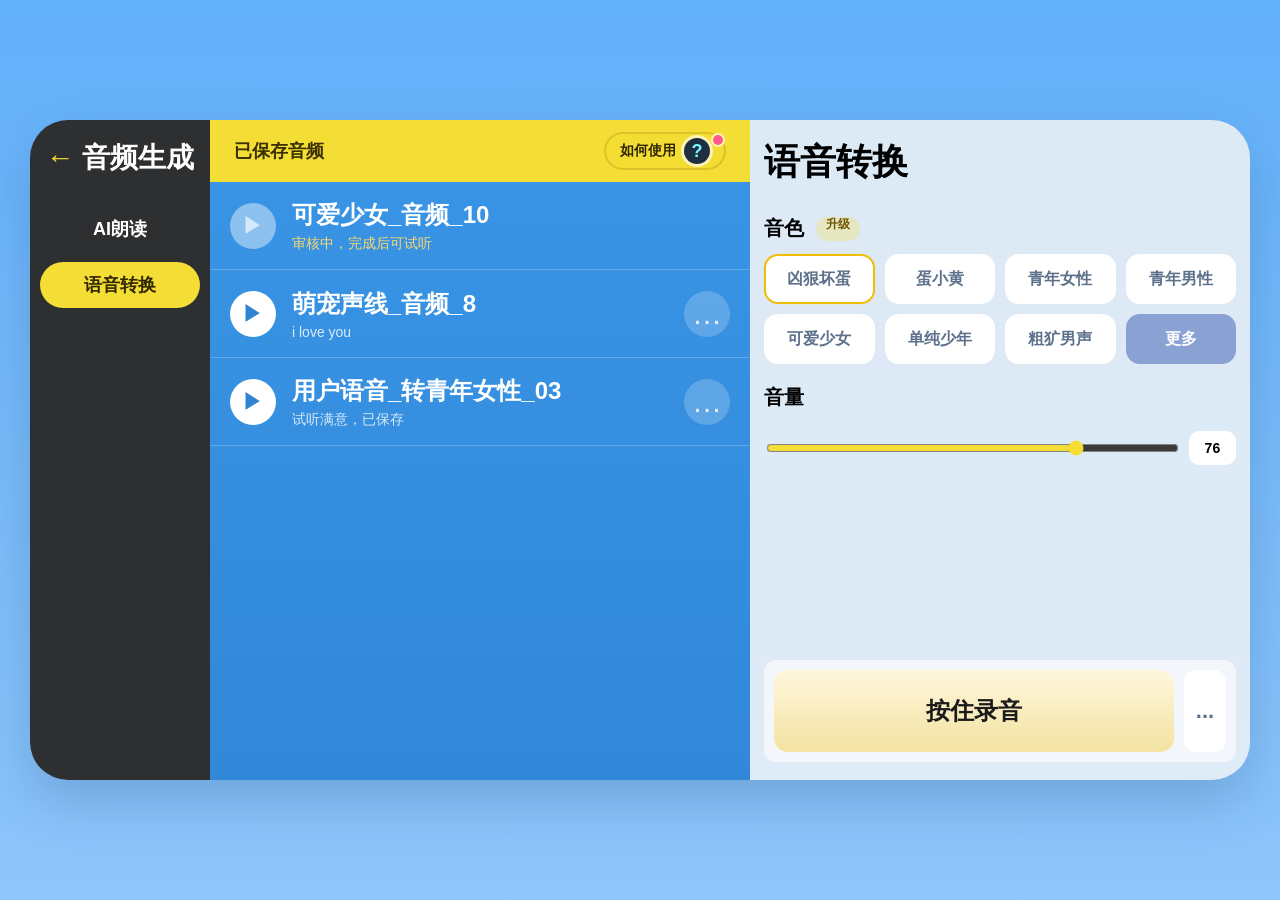
<file: index.html>
<!doctype html>
<html lang="zh-CN">
<head>
  <meta charset="UTF-8">
  <meta name="viewport" content="width=device-width, initial-scale=1.0">
  <title>语音转换原型</title>
  <link rel="icon" href="data:,">
  <link rel="stylesheet" href="./styles.css">
</head>
<body>
  <div class="app" id="app">
    <aside class="sidebar">
      <div class="side-head">
        <button class="back-btn" aria-label="返回">←</button>
        <h1 class="side-title" id="sideTitle"></h1>
      </div>
      <div class="side-tabs">
        <button class="tab-btn" id="tabRead"></button>
        <button class="tab-btn active" id="tabConvert"></button>
      </div>
    </aside>

    <section class="saved-panel">
      <header class="saved-header">
        <span id="savedHeaderTitle"></span>
        <div id="savedHeaderAction"></div>
      </header>
      <div class="saved-list" id="savedList"></div>
    </section>

    <main class="main-panel">
      <section id="readPanel" class="panel" hidden></section>
      <section id="inputPanel" class="panel"></section>
      <section id="resultPanel" class="panel result" hidden></section>
    </main>
  </div>

  <div id="overlayRoot"></div>

  <script src="./app.js"></script>
</body>
</html>
</file>
<file: styles.css>
:root {
  --bg-start: #62b0fa;
  --bg-end: #8fc6fb;
  --sidebar: #2d2f31;
  --yellow: #f4dd34;
  --saved-top: #3a95e6;
  --saved-bottom: #3188d8;
  --right-bg: rgba(230, 239, 246, 0.92);
  --btn-blue: #8aa1d3;
}

* {
  box-sizing: border-box;
}

[hidden] {
  display: none !important;
}

body {
  margin: 0;
  min-height: 100vh;
  padding: 18px;
  display: flex;
  align-items: center;
  justify-content: center;
  font-family: "Microsoft YaHei UI", "PingFang SC", sans-serif;
  background: linear-gradient(180deg, var(--bg-start) 0%, var(--bg-end) 100%);
}

.app {
  width: min(1220px, 97vw);
  height: min(660px, 93vh);
  min-height: 560px;
  display: flex;
  border-radius: 38px;
  overflow: hidden;
  box-shadow: 0 22px 54px rgba(23, 73, 122, 0.24);
}

.sidebar {
  width: 180px;
  padding: 14px 10px;
  background: var(--sidebar);
  color: #fff;
  display: flex;
  flex-direction: column;
  flex-shrink: 0;
}

.side-head {
  display: flex;
  align-items: center;
  gap: 8px;
  min-height: 48px;
}

.back-btn {
  width: 34px;
  height: 34px;
  border: 0;
  border-radius: 50%;
  background: transparent;
  color: var(--yellow);
  font-size: 28px;
  font-weight: 800;
  line-height: 1;
  cursor: pointer;
}

.side-title {
  margin: 0;
  white-space: nowrap;
  font-size: 28px;
  line-height: 1;
  font-weight: 800;
}

.side-tabs {
  margin-top: 24px;
  display: flex;
  flex-direction: column;
  gap: 10px;
}

.tab-btn {
  height: 46px;
  border: 0;
  border-radius: 27px;
  font-size: 18px;
  font-weight: 800;
  background: transparent;
  color: #fff;
  cursor: pointer;
}

.tab-btn.active {
  background: var(--yellow);
  color: #332900;
}

.saved-panel {
  width: 540px;
  background: linear-gradient(180deg, var(--saved-top) 0%, var(--saved-bottom) 100%);
  color: #fff;
  display: flex;
  flex-direction: column;
}

.saved-header {
  height: 62px;
  display: flex;
  align-items: center;
  justify-content: space-between;
  padding: 0 24px;
  font-size: 18px;
  font-weight: 800;
  color: #3a3000;
  background: var(--yellow);
}

#savedHeaderAction {
  display: flex;
  align-items: center;
}

.help-chip {
  position: relative;
  display: inline-flex;
  align-items: center;
  gap: 8px;
  min-height: 38px;
  padding: 0 16px;
  border: 0;
  border-radius: 19px;
  background: rgba(244, 221, 52, 0.9);
  color: #2d2500;
  box-shadow: inset 0 0 0 2px rgba(126, 96, 0, 0.22);
  font-size: 14px;
  font-weight: 800;
  cursor: pointer;
}

.help-chip-icon {
  width: 26px;
  height: 26px;
  border-radius: 50%;
  display: inline-flex;
  align-items: center;
  justify-content: center;
  background: #1d2f41;
  color: #7ff6ff;
  font-size: 18px;
  line-height: 1;
  box-shadow: 0 0 0 3px rgba(255, 255, 255, 0.65);
}

.help-chip-dot {
  position: absolute;
  top: 3px;
  right: 3px;
  width: 10px;
  height: 10px;
  border-radius: 50%;
  background: #ff5a8a;
  box-shadow: 0 0 0 2px #fff7af;
}

.saved-list {
  flex: 1;
  overflow-y: auto;
}

.saved-item {
  min-height: 88px;
  padding: 12px 20px;
  display: flex;
  align-items: center;
  gap: 16px;
  border-bottom: 1px solid rgba(255, 255, 255, 0.22);
}

.play-btn {
  width: 46px;
  height: 46px;
  border: 0;
  border-radius: 50%;
  background: #fff;
  color: #2e83d2;
  font-size: 22px;
  cursor: pointer;
  flex-shrink: 0;
}

.play-btn.disabled {
  background: rgba(255, 255, 255, 0.42);
  color: rgba(230, 242, 255, 0.8);
  cursor: not-allowed;
}

.saved-text {
  min-width: 0;
  flex: 1;
}

.saved-title {
  margin: 0;
  font-size: 24px;
  font-weight: 800;
  white-space: nowrap;
  overflow: hidden;
  text-overflow: ellipsis;
}

.saved-sub {
  margin: 4px 0 0;
  font-size: 14px;
  opacity: 0.82;
  white-space: nowrap;
  overflow: hidden;
  text-overflow: ellipsis;
}

.saved-sub.reviewing {
  color: #ffd86c;
  opacity: 1;
}

.saved-body {
  margin: 10px 0 0;
  padding-bottom: 14px;
  border-bottom: 1px dashed rgba(255, 255, 255, 0.35);
  font-size: 15px;
  line-height: 1.45;
  color: rgba(240, 248, 255, 0.95);
}

.more-btn {
  width: 46px;
  height: 46px;
  border: 0;
  border-radius: 50%;
  background: rgba(255, 255, 255, 0.2);
  color: #e6f2ff;
  font-size: 30px;
  line-height: 1;
  cursor: pointer;
  flex-shrink: 0;
}

.main-panel {
  flex: 1;
  background: var(--right-bg);
  overflow: hidden;
}

.panel {
  height: 100%;
  padding: 16px;
  overflow: auto;
}

.panel:not(.read-panel-shell) {
  padding: 18px 14px 16px;
}

.convert-input-shell {
  height: 100%;
  display: flex;
  flex-direction: column;
  gap: 8px;
}

.convert-input-top {
  flex: 1;
}

.convert-input-bottom {
  margin-top: auto;
  padding-bottom: 2px;
}

.panel.read-panel-shell {
  padding: 0;
  overflow: hidden;
}

.read-shell {
  height: 100%;
  display: flex;
  flex-direction: column;
  gap: 12px;
  padding: 16px 14px 12px;
}

.read-scroll {
  flex: 1;
  overflow: auto;
  padding-right: 4px;
  padding-bottom: 8px;
}

.result-shell {
  height: 100%;
  display: flex;
  flex-direction: column;
  gap: 12px;
}

.result-scroll {
  flex: 1;
  overflow: auto;
  padding-right: 4px;
  padding-bottom: 8px;
}

.read-actions {
  flex-shrink: 0;
  display: flex;
  width: 100%;
  gap: 12px;
  justify-content: stretch;
  padding: 14px 4px 6px;
  background: linear-gradient(180deg, rgba(230, 239, 246, 0) 0%, rgba(230, 239, 246, 0.92) 32%);
}

.primary-read-btn,
.secondary-read-btn {
  flex: 1;
  min-width: 0;
  min-height: 50px;
  border: 0;
  border-radius: 24px;
  font-size: 18px;
  font-weight: 900;
  cursor: pointer;
  box-shadow: 0 2px 8px rgba(56, 76, 98, 0.1);
}

.primary-read-btn {
  background: linear-gradient(180deg, #fff1a0 0%, #f4dd34 100%);
  color: #2f2800;
}

.secondary-read-btn {
  background: rgba(255, 255, 255, 0.92);
  color: rgba(45, 58, 73, 0.45);
}

.secondary-read-btn.enabled {
  color: #2d3a49;
}

.textarea-card {
  position: relative;
  margin-bottom: 8px;
}

.textarea-box {
  width: 100%;
  min-height: 110px;
  padding: 12px 14px 28px;
  resize: none;
  border: 2px solid rgba(151, 184, 219, 0.62);
  border-radius: 14px;
  background: rgba(255, 255, 255, 0.9);
  color: #38465b;
  font-size: 16px;
  font-weight: 700;
  outline: none;
}

.textarea-count {
  position: absolute;
  right: 12px;
  bottom: 10px;
  font-size: 12px;
  font-weight: 800;
  color: #6b7b95;
}

.section-head {
  display: flex;
  align-items: center;
  justify-content: space-between;
}

.timbre-head {
  margin-top: 2px;
  justify-content: flex-start;
  gap: 12px;
}

.upgrade-mini {
  position: relative;
  min-height: 24px;
  padding: 0 10px;
  border: 0;
  border-radius: 12px;
  background: rgba(244, 221, 52, 0.28);
  color: #705700;
  font-size: 12px;
  font-weight: 900;
  cursor: default;
}

.upgrade-mini-text {
  display: inline-block;
  line-height: 1;
}

.upgrade-mini-dot {
  position: absolute;
  top: -3px;
  right: -3px;
  width: 8px;
  height: 8px;
  border-radius: 50%;
  background: #ff5a8a;
  box-shadow: 0 0 0 1px #fff;
}

.section-help {
  width: 22px;
  height: 22px;
  border-radius: 50%;
  display: inline-flex;
  align-items: center;
  justify-content: center;
  background: rgba(118, 133, 165, 0.18);
  color: #7b8bb2;
  font-size: 14px;
  font-weight: 900;
}

.param-row {
  display: flex;
  align-items: center;
  justify-content: space-between;
  gap: 10px;
  margin: 12px 0;
}

.result-param-row {
  margin: 10px 0;
}

.result-section-head .label {
  margin-bottom: 6px;
}

.result-slider-row {
  margin-top: 2px;
  margin-bottom: 16px;
}

.param-label {
  display: inline-flex;
  align-items: center;
  gap: 4px;
}

.param-row .label {
  margin: 0;
}

.read-select {
  width: 180px;
  flex: 0 0 180px;
}

.select-wide {
  width: 100%;
}

.upgrade-banner {
  display: flex;
  align-items: flex-start;
  gap: 10px;
  margin-bottom: 12px;
  padding: 10px 12px;
  border-radius: 14px;
  background: linear-gradient(135deg, rgba(255, 249, 210, 0.98) 0%, rgba(234, 244, 255, 0.98) 100%);
  border: 1px solid rgba(255, 208, 63, 0.4);
  box-shadow: 0 4px 14px rgba(167, 182, 211, 0.12);
}

.upgrade-banner[hidden] {
  display: none !important;
}

.upgrade-icon {
  width: 30px;
  height: 30px;
  border-radius: 50%;
  flex-shrink: 0;
  display: inline-flex;
  align-items: center;
  justify-content: center;
  background: linear-gradient(180deg, #ffe97a 0%, #f4dd34 100%);
  color: #5e4800;
  font-size: 16px;
}

.upgrade-content {
  min-width: 0;
  flex: 1;
}

.upgrade-title {
  font-size: 13px;
  font-weight: 900;
  color: #403100;
}

.upgrade-copy {
  margin-top: 2px;
  font-size: 12px;
  line-height: 1.45;
  color: #60708a;
}

.upgrade-action {
  margin-top: 6px;
  border: 0;
  background: none;
  padding: 0;
  color: #3d7fd3;
  font-size: 12px;
  font-weight: 800;
  cursor: pointer;
}

.upgrade-close {
  width: 24px;
  height: 24px;
  border: 0;
  border-radius: 50%;
  background: rgba(255, 255, 255, 0.9);
  color: #7e8ba1;
  font-size: 14px;
  cursor: pointer;
}

h2 {
  margin: 0 0 16px;
  font-size: 36px;
  font-weight: 900;
}

.label {
  margin: 12px 0;
  font-size: 20px;
  font-weight: 800;
}

.timbre-grid {
  display: grid;
  grid-template-columns: repeat(4, minmax(0, 1fr));
  gap: 10px;
  margin-bottom: 8px;
}

.timbre-btn {
  height: 50px;
  border: 2px solid transparent;
  border-radius: 14px;
  font-size: 16px;
  font-weight: 800;
  color: #5d718b;
  background: #fff;
  cursor: pointer;
  position: relative;
  transition: border-color 0.16s ease, box-shadow 0.16s ease, background-color 0.16s ease, color 0.16s ease;
}

.timbre-btn:disabled,
.record-more-btn:disabled {
  opacity: 0.55;
  cursor: not-allowed;
}

.timbre-btn.active {
  color: #5d718b;
  background: #fff;
  border-color: #f0bd08;
  box-shadow: 0 0 0 1px rgba(240, 189, 8, 0.08);
}

.timbre-btn.more-btn-fill {
  color: #fff;
  background: var(--btn-blue);
  border-color: transparent;
}

.current-tag {
  position: absolute;
  top: 3px;
  right: 6px;
  font-size: 9px;
  line-height: 1;
  font-weight: 800;
  color: #f0bd08;
  pointer-events: none;
}

.row {
  display: flex;
  gap: 10px;
  margin: 8px 0;
}

.select {
  flex: 1;
  height: 38px;
  border: 0;
  border-radius: 12px;
  background: #fff;
  font-size: 14px;
  font-weight: 700;
  padding: 0 10px;
}

.slider-row {
  display: flex;
  align-items: center;
  gap: 8px;
  margin: 8px 0 14px;
}

input[type="range"] {
  width: 100%;
  accent-color: var(--yellow);
}

.value-box {
  width: 54px;
  height: 34px;
  border-radius: 10px;
  background: #fff;
  font-size: 14px;
  font-weight: 700;
  display: flex;
  align-items: center;
  justify-content: center;
}

.record-card {
  position: relative;
  overflow: visible;
  background: rgba(255, 255, 255, 0.64);
  border-radius: 12px;
  padding: 10px;
  margin-top: 0;
  min-height: 102px;
}

.record-entry-row {
  display: flex;
  align-items: stretch;
  gap: 10px;
  min-height: 82px;
}

.record-display {
  display: flex;
  align-items: center;
  justify-content: center;
  height: 82px;
  min-height: 82px;
}

.record-more-btn {
  width: 46px;
  border: 0;
  border-radius: 12px;
  background: #fff;
  color: #5d718b;
  font-size: 22px;
  font-weight: 900;
  cursor: pointer;
}

.record-more-menu {
  position: absolute;
  right: 8px;
  top: calc(100% - 4px);
  padding: 6px;
  border-radius: 10px;
  border: 1px solid rgba(153, 171, 197, 0.45);
  background: rgba(255, 255, 255, 0.96);
  box-shadow: 0 8px 16px rgba(65, 84, 111, 0.12);
  z-index: 5;
}

.record-more-item {
  min-height: 30px;
  padding: 0 12px;
  border-radius: 999px;
  display: inline-flex;
  align-items: center;
  justify-content: center;
  cursor: pointer;
  background: #fff;
  border: 1px solid rgba(119, 138, 166, 0.35);
  color: #4c6282;
  font-size: 12px;
  font-weight: 800;
}

.upload-row {
  margin-top: 8px;
  display: flex;
  align-items: center;
  gap: 8px;
}

.upload-prefix {
  font-size: 12px;
  font-weight: 700;
  color: #5f6f86;
}

.upload-btn {
  min-height: 30px;
  padding: 0 12px;
  border-radius: 999px;
  display: inline-flex;
  align-items: center;
  justify-content: center;
  cursor: pointer;
  background: #fff;
  border: 1px solid rgba(119, 138, 166, 0.35);
  color: #4c6282;
  font-size: 12px;
  font-weight: 800;
}

.upload-name {
  margin-top: 6px;
  font-size: 11px;
  font-weight: 700;
  color: #556f92;
  white-space: nowrap;
  overflow: hidden;
  text-overflow: ellipsis;
}

.record-btn {
  width: 100%;
  height: 82px;
  min-height: 82px;
  border: 0;
  border-radius: 14px;
  background: linear-gradient(180deg, #fff7dd 0%, #f3e2a0 100%);
  color: #1b1b1b;
  font-size: 24px;
  font-weight: 900;
  cursor: pointer;
  overflow: hidden;
}

.record-btn.recording {
  height: 82px;
  min-height: 82px;
  padding: 6px 10px;
  background: linear-gradient(180deg, #ffd6d6 0%, #f6a9a9 100%);
}

.record-btn.recording.cancel-ready {
  background: linear-gradient(180deg, #ffd0d0 0%, #f58a8a 100%);
}

.record-btn.generating {
  opacity: 1;
  background: linear-gradient(180deg, #fff0b6 0%, #f4dd34 100%);
}

.record-btn-inner {
  display: inline-flex;
  align-items: center;
  justify-content: center;
  gap: 10px;
  color: #2b2b2b;
}

.recording-inner {
  display: flex;
  height: 100%;
  min-height: 100%;
  flex-direction: column;
  align-items: center;
  justify-content: center;
  gap: 6px;
  color: #121212;
}

.recording-icon {
  width: 24px;
  height: 24px;
  border-radius: 50%;
  background: #ff6d6d;
  position: relative;
  box-shadow: 0 3px 8px rgba(255, 84, 84, 0.22);
}

.recording-icon::before {
  content: "";
  position: absolute;
  inset: 6px;
  border-radius: 50%;
  background: #fff4f4;
}

.recording-gesture {
  display: inline-flex;
  align-items: center;
  justify-content: center;
  min-height: 24px;
  padding: 0 10px;
  border-radius: 999px;
  background: rgba(255, 255, 255, 0.3);
  color: rgba(24, 24, 24, 0.9);
  font-size: 11px;
  font-weight: 800;
  line-height: 1;
}

.recording-gesture.cancel {
  background: rgba(255, 255, 255, 0.78);
  color: #c53d3d;
}

.recording-wave {
  height: 12px;
  display: flex;
  align-items: end;
  gap: 3px;
}

.recording-wave span {
  width: 3px;
  background: #ff6767;
  border-radius: 999px;
  animation: record-wave 0.8s ease-in-out infinite;
}

.recording-wave span:nth-child(1) { height: 7px; animation-delay: 0s; }
.recording-wave span:nth-child(2) { height: 12px; animation-delay: 0.08s; }
.recording-wave span:nth-child(3) { height: 15px; animation-delay: 0.16s; }
.recording-wave span:nth-child(4) { height: 11px; animation-delay: 0.24s; }
.recording-wave span:nth-child(5) { height: 8px; animation-delay: 0.32s; }
.recording-wave span:nth-child(6) { height: 5px; animation-delay: 0.4s; }

.spinner {
  width: 18px;
  height: 18px;
  border: 3px solid #876f00;
  border-right-color: transparent;
  border-radius: 50%;
  box-shadow: 0 0 0 1px rgba(255, 255, 255, 0.25);
  animation: spin 0.65s linear infinite;
}

.hint {
  margin-top: 8px;
  padding: 8px;
  border-radius: 10px;
  background: #fff;
  color: #647b96;
  font-size: 11px;
  line-height: 1.4;
}

.players {
  display: flex;
  gap: 8px;
}

.player {
  flex: 1;
  padding: 8px;
  border-radius: 10px;
  background: #fff;
}

.player-hd {
  display: flex;
  align-items: center;
  justify-content: space-between;
  font-size: 15px;
  font-weight: 800;
}

.mini-play {
  width: 28px;
  height: 28px;
  border: 0;
  border-radius: 50%;
  color: #3188d8;
  cursor: pointer;
}

.bar {
  margin-top: 8px;
  height: 10px;
  border-radius: 99px;
  background: linear-gradient(90deg, #f4dd34 0%, #f4dd34 72%, rgba(31, 48, 68, 0.1) 72%, rgba(31, 48, 68, 0.1) 100%);
}

#regenBtn {
  width: 100%;
  min-height: 50px;
  border: 0;
  border-radius: 24px;
  background: #fff;
  color: #342a00;
  font-size: 18px;
  font-weight: 900;
  cursor: pointer;
  box-shadow: 0 2px 6px rgba(45, 58, 73, 0.08);
  transition: opacity 0.16s ease, background-color 0.16s ease, color 0.16s ease;
}

#regenBtn:disabled {
  background: rgba(255, 255, 255, 0.7);
  color: rgba(52, 42, 0, 0.45);
  cursor: not-allowed;
}

.result {
  display: flex;
  flex-direction: column;
}

.result-actions {
  flex-shrink: 0;
  margin-top: auto;
  display: grid;
  grid-template-columns: 1fr 1fr;
  gap: 10px;
  width: 100%;
  margin-left: 0;
  padding-top: 14px;
  padding-right: 0;
  padding-bottom: 6px;
  background: linear-gradient(180deg, rgba(230, 239, 246, 0) 0%, rgba(230, 239, 246, 0.92) 32%);
}

#regenBtn {
  grid-column: 1 / -1;
}

#reRecordBtn, #saveBtn {
  flex: 1;
  min-width: 0;
  min-height: 50px;
  border: 0;
  border-radius: 24px;
  font-size: 18px;
  font-weight: 900;
  cursor: pointer;
  box-shadow: 0 2px 6px rgba(45, 58, 73, 0.08);
}

#reRecordBtn {
  background: #fff;
  color: #2d3a49;
}

#saveBtn {
  background: linear-gradient(180deg, #ffec76 0%, #f4dd34 100%);
  color: #342a00;
}

#reRecordBtn:disabled,
#saveBtn:disabled {
  opacity: 0.55;
  cursor: not-allowed;
}

@keyframes spin {
  to {
    transform: rotate(360deg);
  }
}

@keyframes record-wave {
  0%, 100% {
    transform: scaleY(0.7);
    opacity: 0.75;
  }
  50% {
    transform: scaleY(1.2);
    opacity: 1;
  }
}

#overlayRoot {
  position: fixed;
  inset: 0;
  pointer-events: none;
}

.overlay {
  position: fixed;
  inset: 0;
  z-index: 20;
  display: flex;
  align-items: center;
  justify-content: center;
  padding: 28px;
  background: rgba(20, 33, 52, 0.48);
  pointer-events: auto;
}

.dialog {
  width: min(960px, 92vw);
  max-height: min(720px, 88vh);
  display: flex;
  flex-direction: column;
  border-radius: 34px;
  background: linear-gradient(180deg, rgba(245, 248, 255, 0.98) 0%, rgba(226, 235, 255, 0.98) 100%);
  box-shadow: 0 24px 50px rgba(19, 31, 48, 0.28);
  overflow: hidden;
}

.dialog-head {
  display: flex;
  align-items: center;
  justify-content: space-between;
  padding: 18px 22px 0;
}

.dialog-title-wrap {
  display: flex;
  align-items: center;
  gap: 14px;
}

.dialog-badge {
  width: 52px;
  height: 52px;
  border-radius: 50%;
  display: inline-flex;
  align-items: center;
  justify-content: center;
  background: radial-gradient(circle at 35% 30%, #fff36d 0%, #ffe83d 48%, #12d8df 49%, #20263f 100%);
  box-shadow: 0 0 0 6px rgba(34, 225, 234, 0.2);
  color: #172338;
  font-size: 26px;
}

.dialog-title {
  font-size: 34px;
  font-weight: 900;
  color: #42d8e5;
  text-shadow: 0 3px 0 rgba(23, 35, 56, 0.95);
}

.dialog-close {
  width: 44px;
  height: 44px;
  border: 0;
  border-radius: 50%;
  background: rgba(34, 45, 67, 0.82);
  color: #56eff8;
  font-size: 26px;
  cursor: pointer;
}

.dialog-body {
  padding: 18px 22px 18px;
  overflow: auto;
}

.dialog-grid {
  display: grid;
  grid-template-columns: repeat(8, minmax(0, 1fr));
  gap: 8px;
}

.dialog-item {
  min-height: 56px;
  border: 2px solid #d6e0f7;
  border-radius: 14px;
  background: rgba(255, 255, 255, 0.95);
  color: #7084ab;
  font-size: 16px;
  font-weight: 800;
  cursor: pointer;
}

.dialog-item.active {
  border-color: #ffd432;
  box-shadow: 0 0 0 2px rgba(255, 212, 50, 0.08);
}

.dialog-footer {
  padding: 18px 22px 24px;
  display: flex;
  justify-content: center;
  background: linear-gradient(180deg, rgba(228, 236, 255, 0.55) 0%, rgba(198, 214, 250, 0.9) 100%);
}

.dialog-confirm {
  min-width: 286px;
  min-height: 58px;
  border: 0;
  border-radius: 29px;
  background: linear-gradient(180deg, #fff47f 0%, #f6dd33 100%);
  color: #2d2400;
  font-size: 26px;
  font-weight: 900;
  cursor: pointer;
  box-shadow: 0 8px 0 rgba(196, 160, 0, 0.3);
}

.help-dialog {
  width: min(640px, 90vw);
}

.help-list {
  display: flex;
  flex-direction: column;
  gap: 10px;
}

.help-item {
  padding: 14px 16px;
  border-radius: 16px;
  background: rgba(255, 255, 255, 0.88);
  color: #5e6f8c;
  font-size: 15px;
  line-height: 1.55;
}

.help-item strong {
  color: #1e2b3e;
}

@media (max-width: 900px) {
  body { padding: 8px; }
  .app {
    height: auto;
    min-height: 0;
    flex-direction: column;
  }
  .sidebar, .saved-panel, .main-panel {
    width: 100%;
  }
  .saved-panel {
    max-height: 300px;
  }
  .result-actions {
    justify-content: stretch;
  }
  #reRecordBtn, #saveBtn {
    width: 50%;
  }
}
</file>
